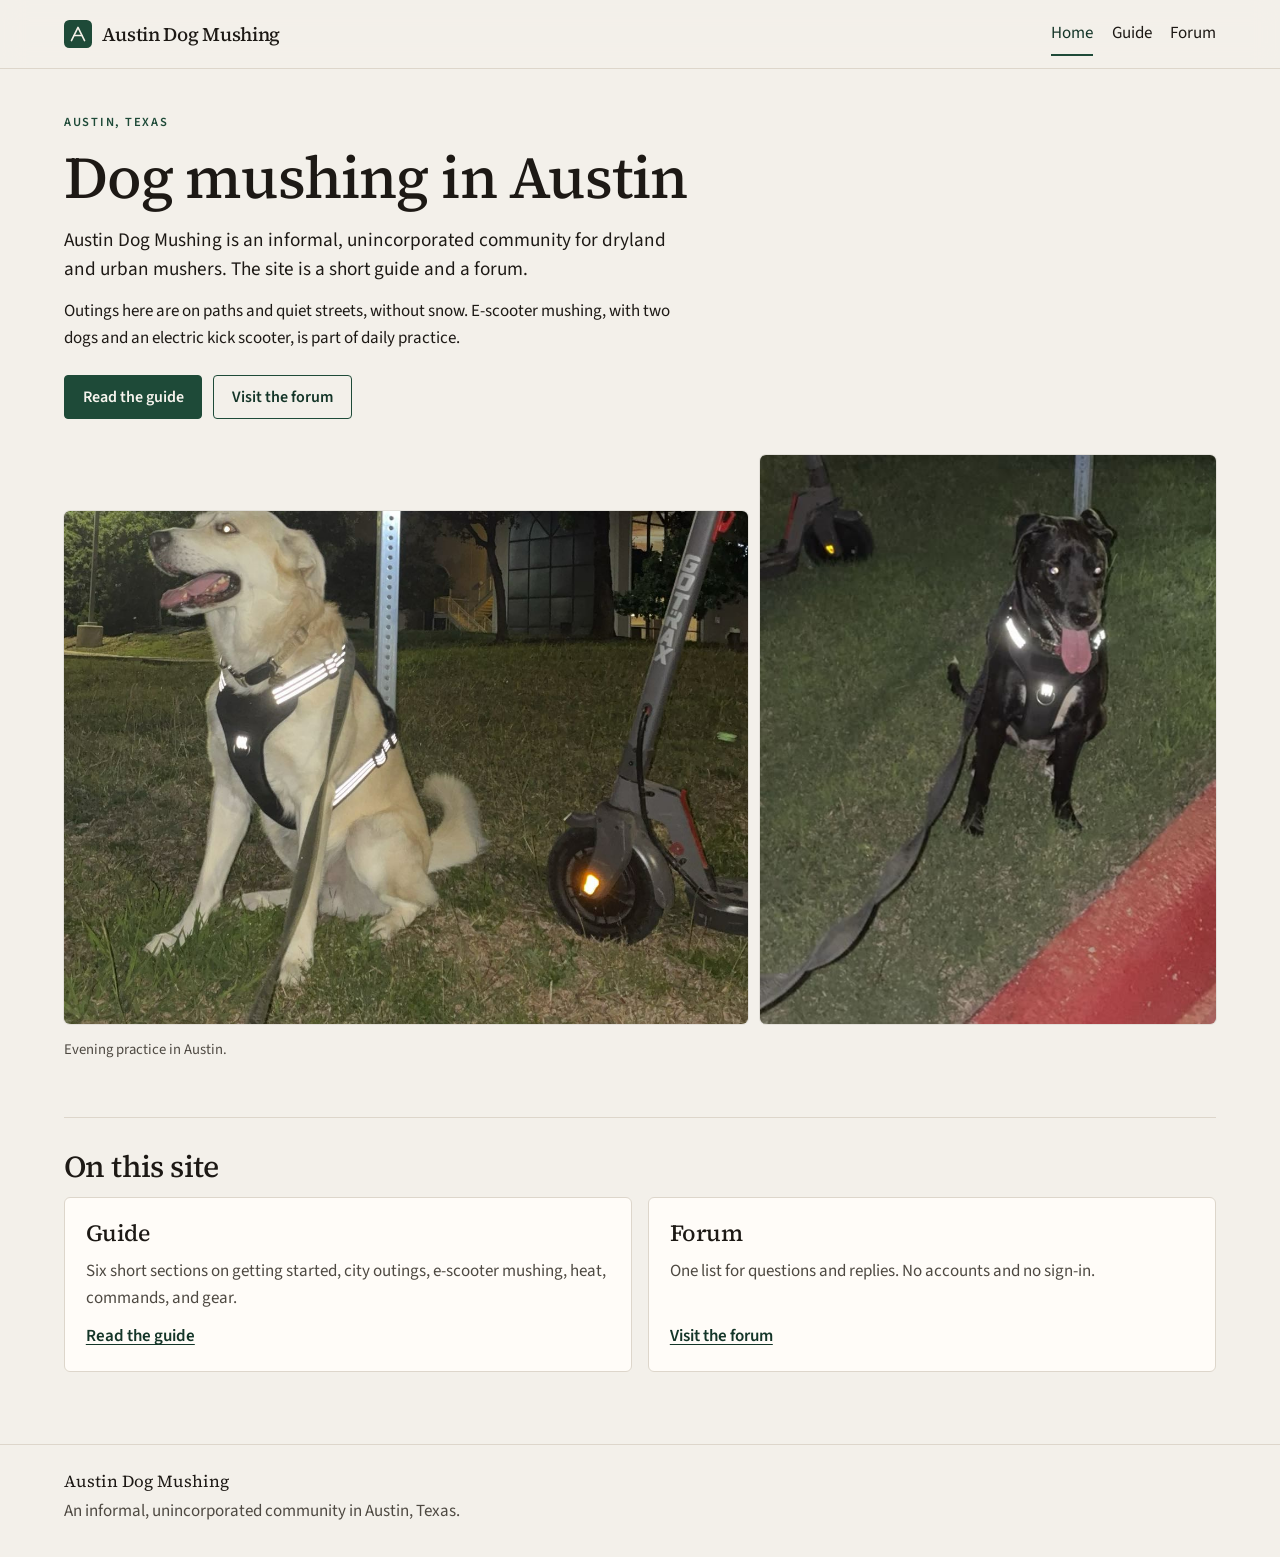
<file: index.html>
<!DOCTYPE html>
<html lang="en">
<head>
  <meta charset="utf-8">
  <meta name="viewport" content="width=device-width, initial-scale=1">
  <title>Austin Dog Mushing</title>
  <meta name="description" content="An informal community for dryland and urban dog mushers in Austin, Texas. A short guide and a forum.">
  <meta name="theme-color" content="#f3f0ea">
  <link rel="icon" href="favicon.svg" type="image/svg+xml">
  <link rel="stylesheet" href="css/styles.css">
</head>
<body>
  <a class="skip-link" href="#content">Skip to content</a>
  <header class="site-header">
    <div class="wrap header-bar">
      <a class="brand" href="index.html">
        <img src="favicon.svg" alt="" width="28" height="28">
        Austin Dog Mushing
      </a>
      <nav class="nav" aria-label="Primary">
        <a href="index.html" aria-current="page">Home</a>
        <a href="guide.html">Guide</a>
        <a href="forum.html">Forum</a>
      </nav>
    </div>
  </header>
  <main id="content" tabindex="-1">
    <div class="wrap">
      <section class="hero">
        <div class="hero-copy column">
          <p class="kicker">Austin, Texas</p>
          <h1>Dog mushing in Austin</h1>
          <p class="lede">Austin Dog Mushing is an informal, unincorporated community for dryland and urban mushers. The site is a short guide and a forum.</p>
          <p>Outings here are on paths and quiet streets, without snow. E-scooter mushing, with two dogs and an electric kick scooter, is part of daily practice.</p>
          <div class="actions">
            <a class="button" href="guide.html">Read the guide</a>
            <a class="button button-quiet" href="forum.html">Visit the forum</a>
          </div>
        </div>
        <div class="hero-photos">
          <figure class="photo">
            <img
              src="images/hero-cream.jpg"
              srcset="images/hero-cream-720.jpg 720w, images/hero-cream.jpg 1242w"
              sizes="(max-width: 700px) 100vw, 58vw"
              width="1242"
              height="932"
              alt="A cream-colored dog in a reflective harness sits on grass at night beside an electric kick scooter."
              fetchpriority="high">
          </figure>
          <figure class="photo">
            <img
              src="images/hero-black.jpg"
              srcset="images/hero-black-520.jpg 520w, images/hero-black.jpg 860w"
              sizes="(max-width: 700px) 100vw, 38vw"
              width="860"
              height="1075"
              alt="A black dog in a reflective harness sits on a lawn at night, a kick scooter and towline nearby.">
          </figure>
          <p class="caption">Evening practice in Austin.</p>
        </div>
      </section>
      <section class="paths" aria-labelledby="on-this-site">
        <h2 id="on-this-site">On this site</h2>
        <div class="path-grid">
          <a class="panel" href="guide.html">
            <h3>Guide</h3>
            <p>Six short sections on getting started, city outings, e-scooter mushing, heat, commands, and gear.</p>
            <span class="more">Read the guide</span>
          </a>
          <a class="panel" href="forum.html">
            <h3>Forum</h3>
            <p>One list for questions and replies. No accounts and no sign-in.</p>
            <span class="more">Visit the forum</span>
          </a>
        </div>
      </section>
    </div>
  </main>
  <footer class="site-footer">
    <div class="wrap">
      <p class="footer-name">Austin Dog Mushing</p>
      <p>An informal, unincorporated community in Austin, Texas.</p>
    </div>
  </footer>
</body>
</html>
</file>
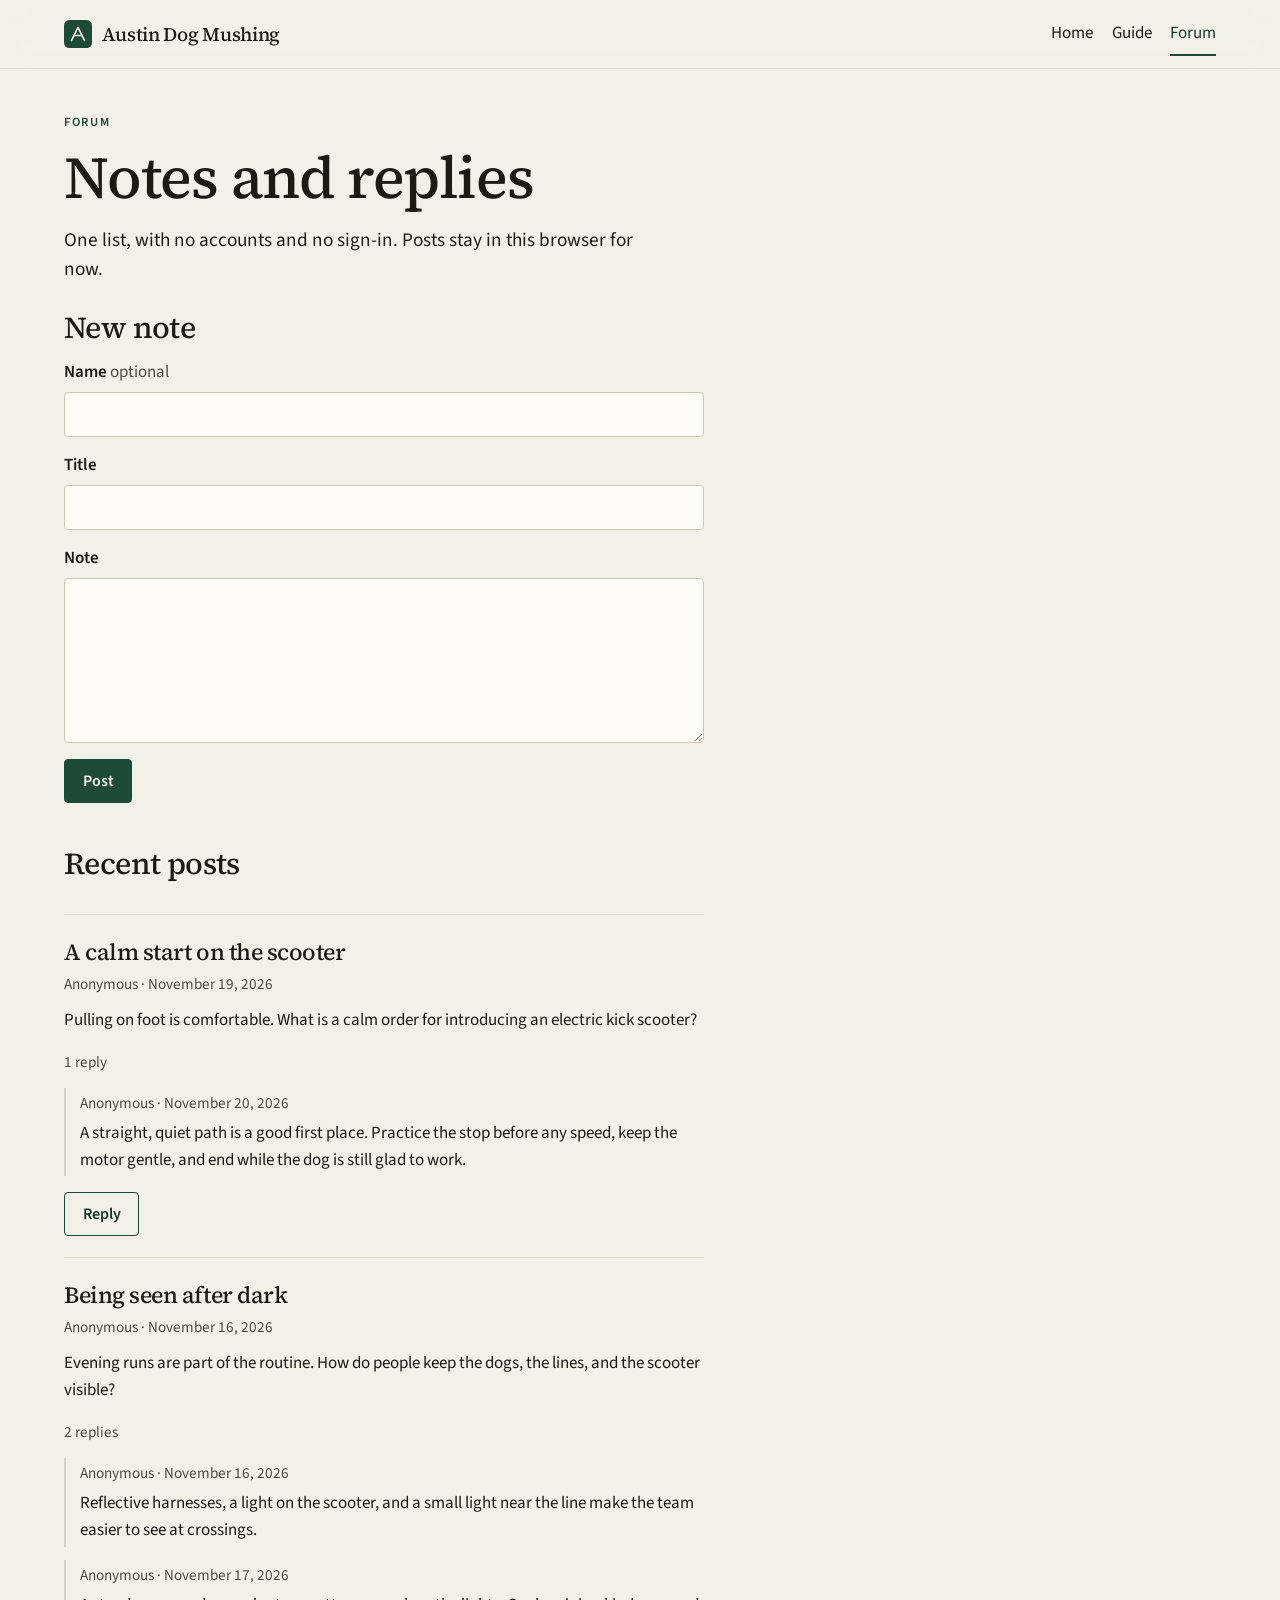
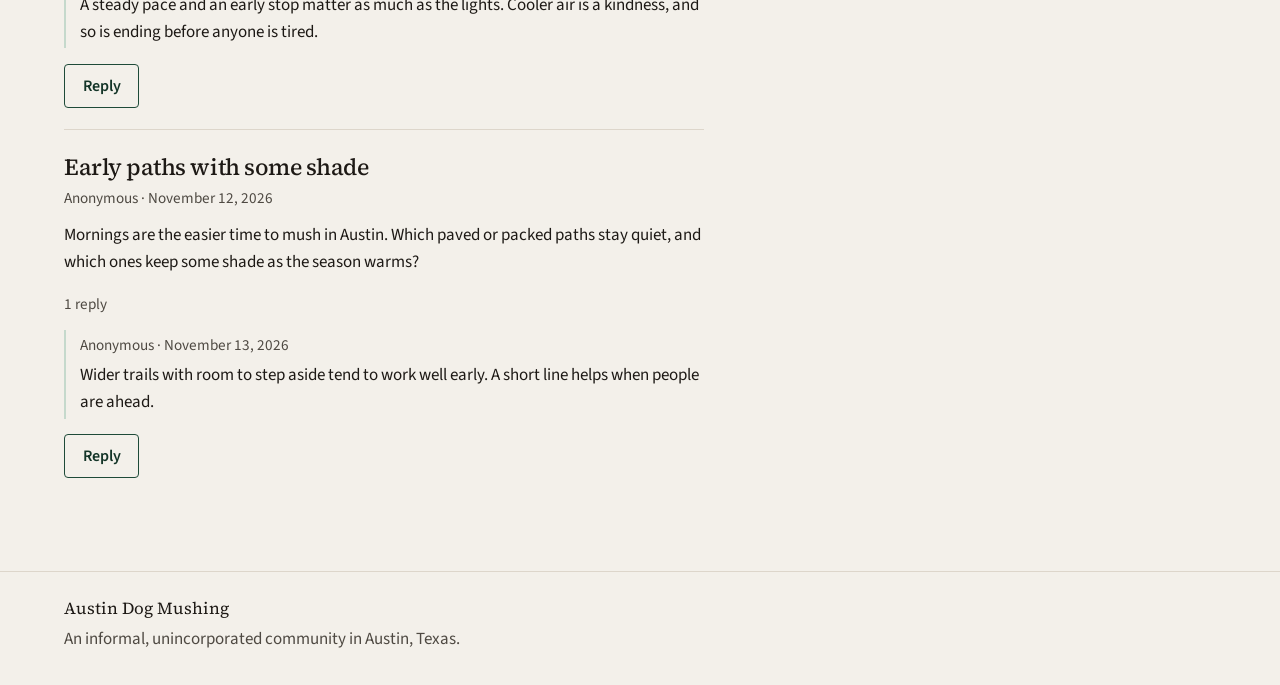
<file: forum.html>
<!DOCTYPE html>
<html lang="en">
<head>
  <meta charset="utf-8">
  <meta name="viewport" content="width=device-width, initial-scale=1">
  <title>Forum · Austin Dog Mushing</title>
  <meta name="description" content="A single forum list for Austin dog mushers. Anonymous notes and replies, kept in this browser.">
  <meta name="theme-color" content="#f3f0ea">
  <link rel="icon" href="favicon.svg" type="image/svg+xml">
  <link rel="stylesheet" href="css/styles.css">
</head>
<body>
  <a class="skip-link" href="#content">Skip to content</a>
  <header class="site-header">
    <div class="wrap header-bar">
      <a class="brand" href="index.html">
        <img src="favicon.svg" alt="" width="28" height="28">
        Austin Dog Mushing
      </a>
      <nav class="nav" aria-label="Primary">
        <a href="index.html">Home</a>
        <a href="guide.html">Guide</a>
        <a href="forum.html" aria-current="page">Forum</a>
      </nav>
    </div>
  </header>
  <main id="content" tabindex="-1">
    <div class="wrap">
      <header class="page-head column">
        <p class="kicker">Forum</p>
        <h1>Notes and replies</h1>
        <p class="lede">One list, with no accounts and no sign-in. Posts stay in this browser for now.</p>
      </header>

      <noscript>
        <p class="closing">The forum needs JavaScript to show posts in this browser.</p>
      </noscript>

      <section class="compose-section column" aria-labelledby="share-heading">
        <h2 id="share-heading">New note</h2>
        <form id="compose-form" class="stack" method="post" action="forum.html" novalidate>
          <div class="field">
            <label for="compose-name">Name <span class="hint">optional</span></label>
            <input id="compose-name" name="displayName" type="text" maxlength="40" autocomplete="off">
          </div>
          <div class="field">
            <label for="compose-title">Title</label>
            <input id="compose-title" name="title" type="text" maxlength="140" aria-describedby="compose-title-error">
            <p id="compose-title-error" class="field-error" hidden></p>
          </div>
          <div class="field">
            <label for="compose-body">Note</label>
            <textarea id="compose-body" name="body" maxlength="4000" rows="6" aria-describedby="compose-body-error"></textarea>
            <p id="compose-body-error" class="field-error" hidden></p>
          </div>
          <div>
            <button class="button" type="submit">Post</button>
          </div>
        </form>
      </section>

      <section class="column" aria-labelledby="feed-heading">
        <h2 id="feed-heading" class="feed-head">Recent posts</h2>
        <p id="forum-status" class="status" role="status"></p>
        <div id="feed"></div>
      </section>
    </div>
  </main>
  <footer class="site-footer">
    <div class="wrap">
      <p class="footer-name">Austin Dog Mushing</p>
      <p>An informal, unincorporated community in Austin, Texas.</p>
    </div>
  </footer>
  <script src="js/forum.js" defer></script>
</body>
</html>
</file>
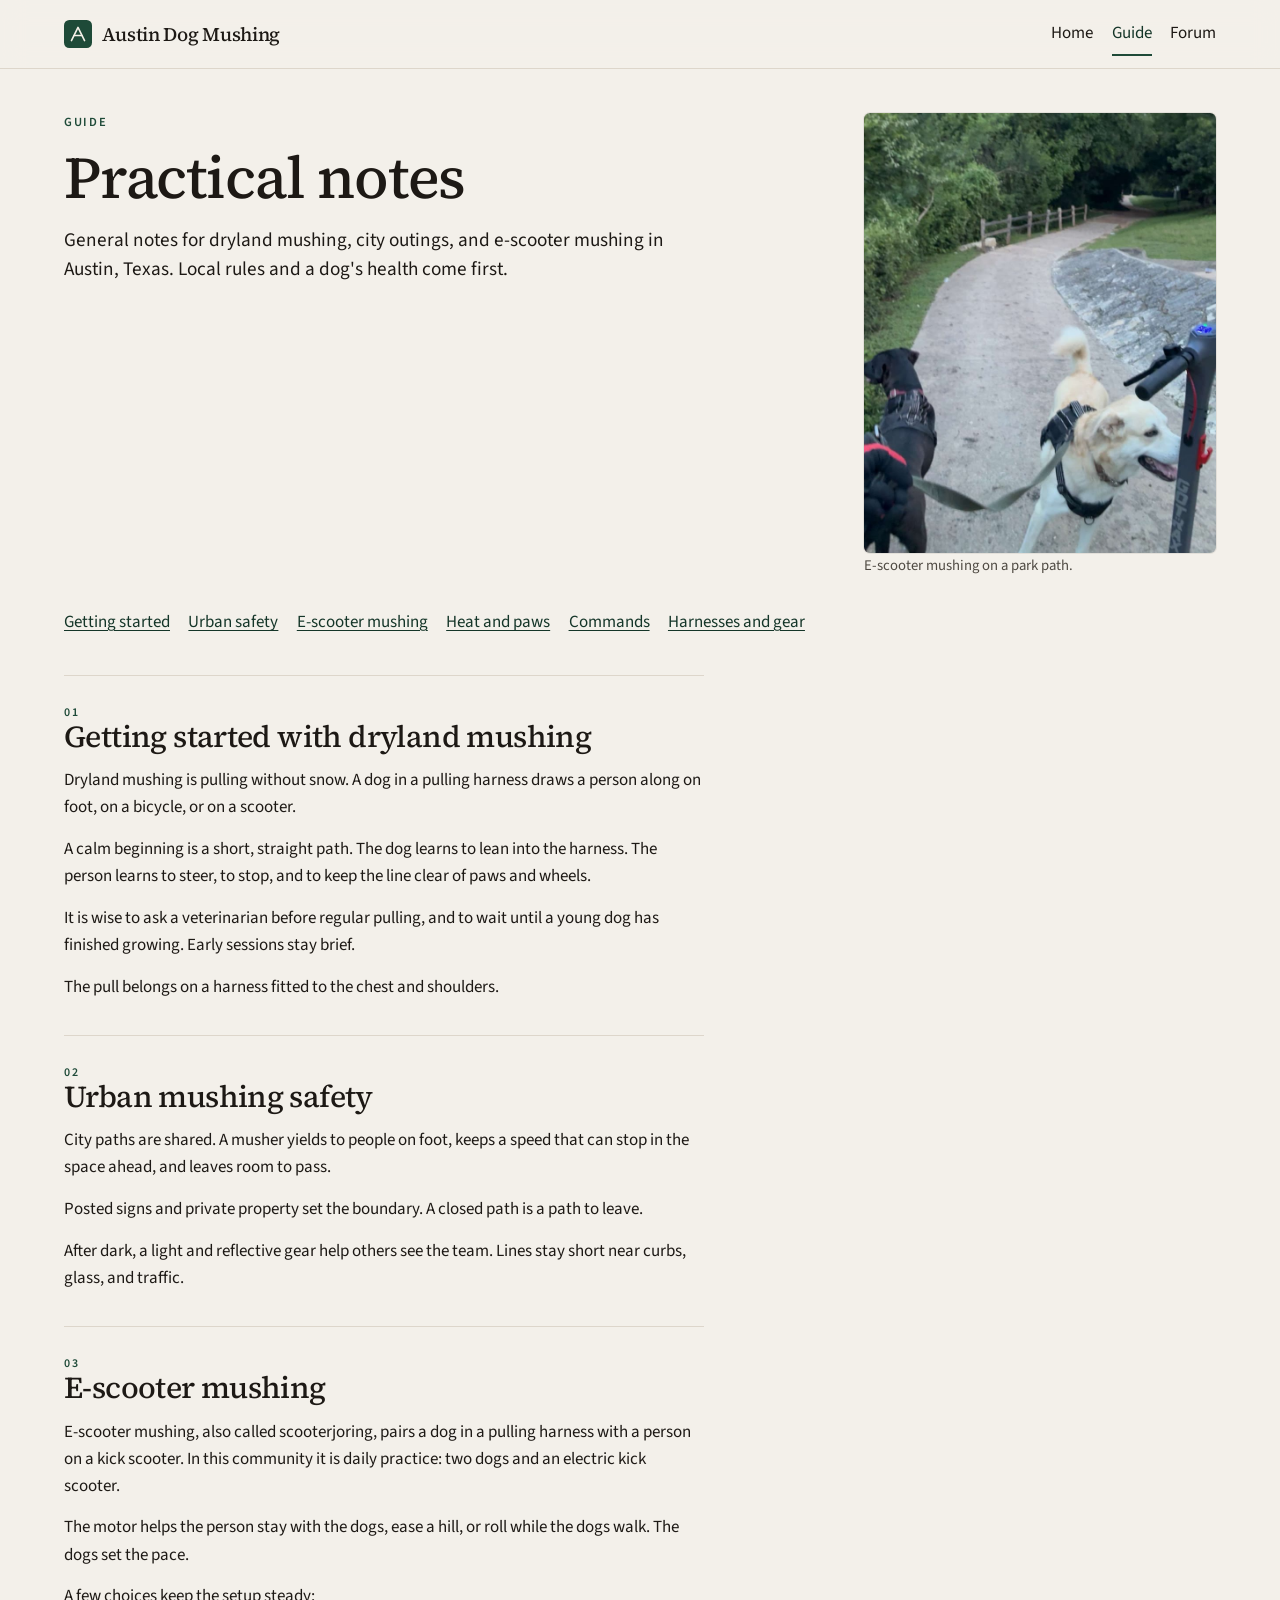
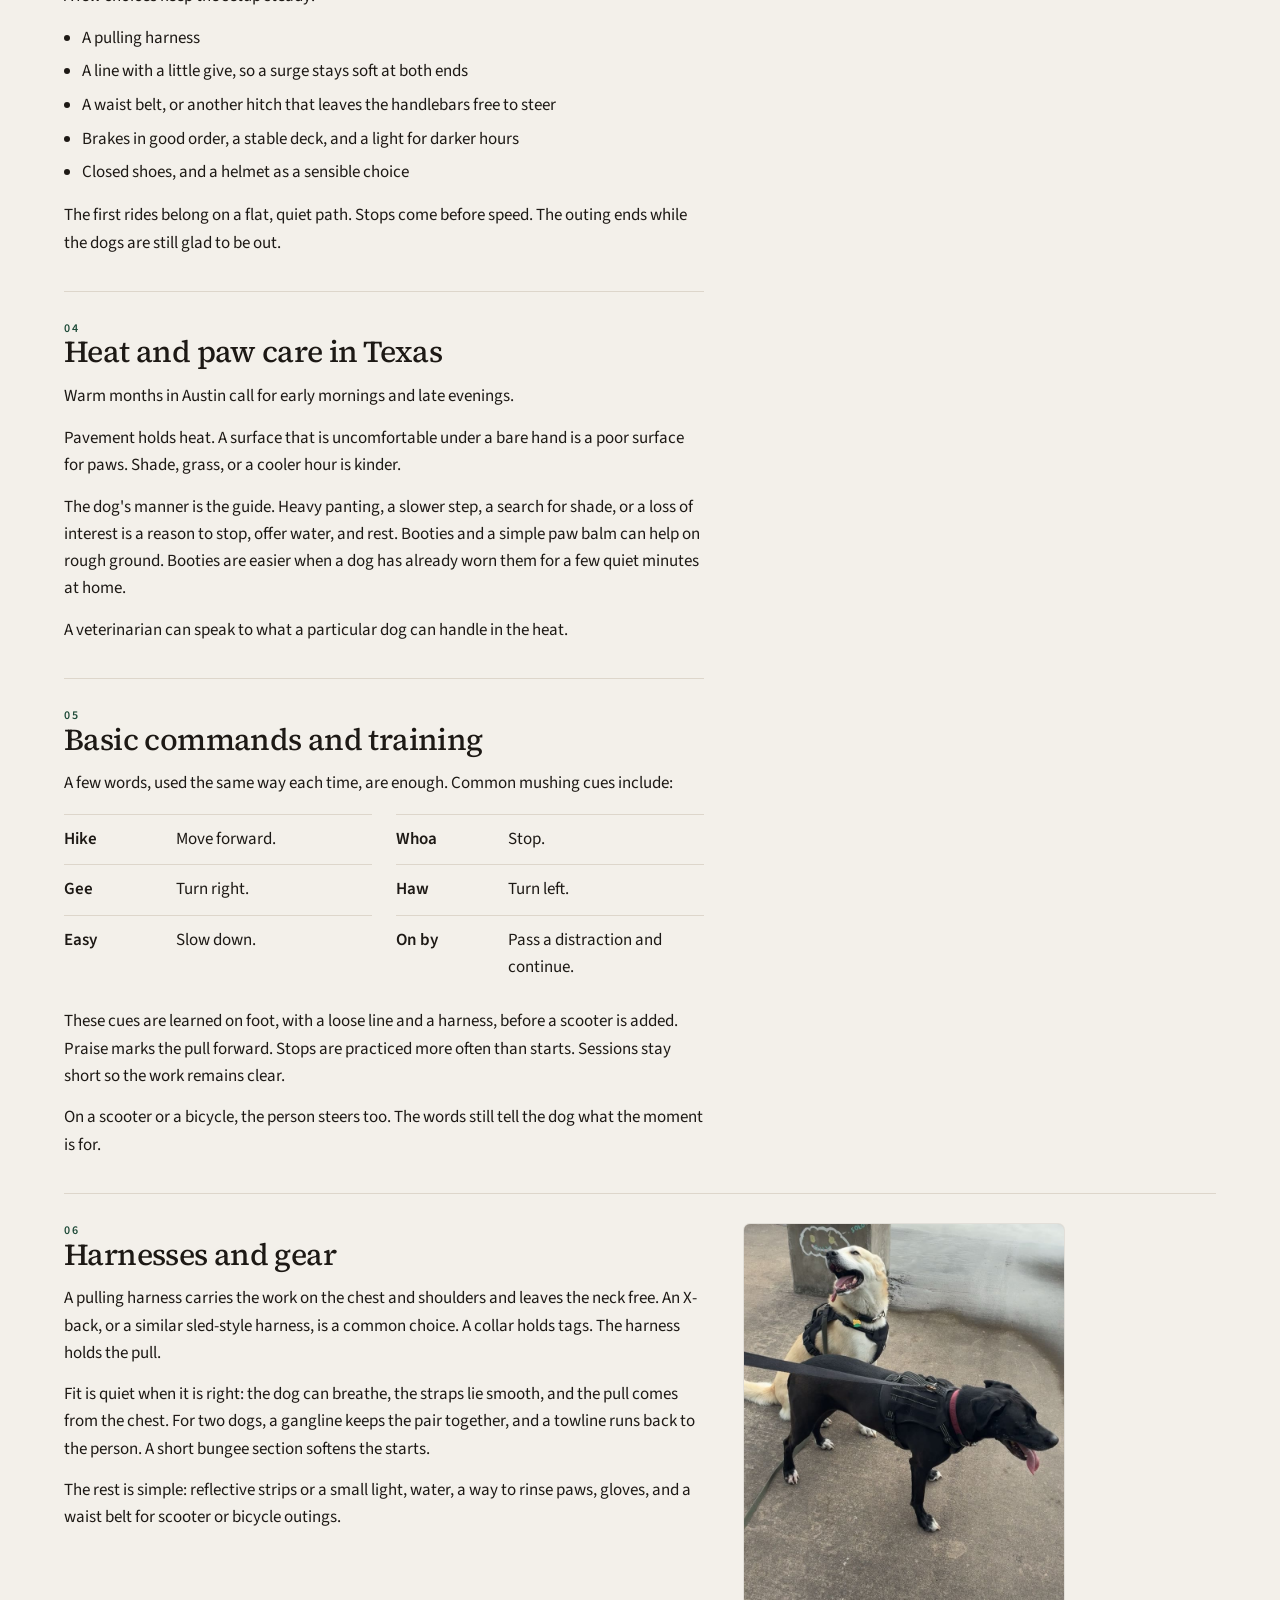
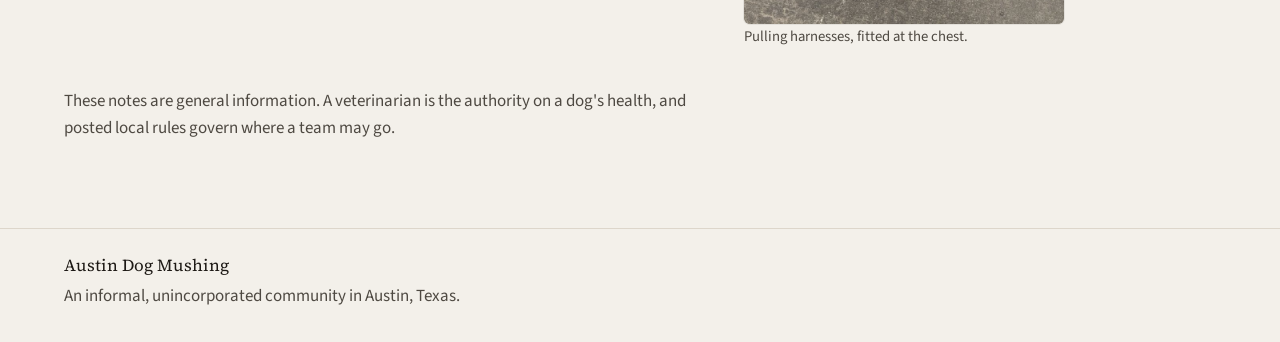
<file: guide.html>
<!DOCTYPE html>
<html lang="en">
<head>
  <meta charset="utf-8">
  <meta name="viewport" content="width=device-width, initial-scale=1">
  <title>Guide · Austin Dog Mushing</title>
  <meta name="description" content="General notes on dryland mushing, urban outings, e-scooter mushing, heat, commands, and gear in Austin, Texas.">
  <meta name="theme-color" content="#f3f0ea">
  <link rel="icon" href="favicon.svg" type="image/svg+xml">
  <link rel="stylesheet" href="css/styles.css">
</head>
<body>
  <a class="skip-link" href="#content">Skip to content</a>
  <header class="site-header">
    <div class="wrap header-bar">
      <a class="brand" href="index.html">
        <img src="favicon.svg" alt="" width="28" height="28">
        Austin Dog Mushing
      </a>
      <nav class="nav" aria-label="Primary">
        <a href="index.html">Home</a>
        <a href="guide.html" aria-current="page">Guide</a>
        <a href="forum.html">Forum</a>
      </nav>
    </div>
  </header>
  <main id="content" tabindex="-1">
    <div class="wrap">
      <div class="intro-split">
        <header class="page-head">
          <p class="kicker">Guide</p>
          <h1>Practical notes</h1>
          <p class="lede">General notes for dryland mushing, city outings, and e-scooter mushing in Austin, Texas. Local rules and a dog's health come first.</p>
        </header>
        <figure class="photo">
          <img
            src="images/path.jpg"
            srcset="images/path-800.jpg 800w, images/path.jpg 1242w"
            sizes="(max-width: 800px) min(100vw, 28rem), 22rem"
            width="1242"
            height="1552"
            alt="Two harnessed dogs move ahead of an electric kick scooter on a paved path lined with trees.">
          <figcaption>E-scooter mushing on a park path.</figcaption>
        </figure>
      </div>

      <nav class="toc" aria-label="In this guide">
        <ol>
          <li><a href="#getting-started">Getting started</a></li>
          <li><a href="#urban-safety">Urban safety</a></li>
          <li><a href="#e-scooter">E-scooter mushing</a></li>
          <li><a href="#heat-and-paws">Heat and paws</a></li>
          <li><a href="#commands">Commands</a></li>
          <li><a href="#gear">Harnesses and gear</a></li>
        </ol>
      </nav>

      <section class="guide-section column" id="getting-started">
        <h2><span class="num" aria-hidden="true">01</span>Getting started with dryland mushing</h2>
        <p>Dryland mushing is pulling without snow. A dog in a pulling harness draws a person along on foot, on a bicycle, or on a scooter.</p>
        <p>A calm beginning is a short, straight path. The dog learns to lean into the harness. The person learns to steer, to stop, and to keep the line clear of paws and wheels.</p>
        <p>It is wise to ask a veterinarian before regular pulling, and to wait until a young dog has finished growing. Early sessions stay brief.</p>
        <p>The pull belongs on a harness fitted to the chest and shoulders.</p>
      </section>

      <section class="guide-section column" id="urban-safety">
        <h2><span class="num" aria-hidden="true">02</span>Urban mushing safety</h2>
        <p>City paths are shared. A musher yields to people on foot, keeps a speed that can stop in the space ahead, and leaves room to pass.</p>
        <p>Posted signs and private property set the boundary. A closed path is a path to leave.</p>
        <p>After dark, a light and reflective gear help others see the team. Lines stay short near curbs, glass, and traffic.</p>
      </section>

      <section class="guide-section column" id="e-scooter">
        <h2><span class="num" aria-hidden="true">03</span>E-scooter mushing</h2>
        <p>E-scooter mushing, also called scooterjoring, pairs a dog in a pulling harness with a person on a kick scooter. In this community it is daily practice: two dogs and an electric kick scooter.</p>
        <p>The motor helps the person stay with the dogs, ease a hill, or roll while the dogs walk. The dogs set the pace.</p>
        <p>A few choices keep the setup steady:</p>
        <ul class="plain-list">
          <li>A pulling harness</li>
          <li>A line with a little give, so a surge stays soft at both ends</li>
          <li>A waist belt, or another hitch that leaves the handlebars free to steer</li>
          <li>Brakes in good order, a stable deck, and a light for darker hours</li>
          <li>Closed shoes, and a helmet as a sensible choice</li>
        </ul>
        <p>The first rides belong on a flat, quiet path. Stops come before speed. The outing ends while the dogs are still glad to be out.</p>
      </section>

      <section class="guide-section column" id="heat-and-paws">
        <h2><span class="num" aria-hidden="true">04</span>Heat and paw care in Texas</h2>
        <p>Warm months in Austin call for early mornings and late evenings.</p>
        <p>Pavement holds heat. A surface that is uncomfortable under a bare hand is a poor surface for paws. Shade, grass, or a cooler hour is kinder.</p>
        <p>The dog's manner is the guide. Heavy panting, a slower step, a search for shade, or a loss of interest is a reason to stop, offer water, and rest. Booties and a simple paw balm can help on rough ground. Booties are easier when a dog has already worn them for a few quiet minutes at home.</p>
        <p>A veterinarian can speak to what a particular dog can handle in the heat.</p>
      </section>

      <section class="guide-section column" id="commands">
        <h2><span class="num" aria-hidden="true">05</span>Basic commands and training</h2>
        <p>A few words, used the same way each time, are enough. Common mushing cues include:</p>
        <dl class="cues">
          <div>
            <dt>Hike</dt>
            <dd>Move forward.</dd>
          </div>
          <div>
            <dt>Whoa</dt>
            <dd>Stop.</dd>
          </div>
          <div>
            <dt>Gee</dt>
            <dd>Turn right.</dd>
          </div>
          <div>
            <dt>Haw</dt>
            <dd>Turn left.</dd>
          </div>
          <div>
            <dt>Easy</dt>
            <dd>Slow down.</dd>
          </div>
          <div>
            <dt>On by</dt>
            <dd>Pass a distraction and continue.</dd>
          </div>
        </dl>
        <p>These cues are learned on foot, with a loose line and a harness, before a scooter is added. Praise marks the pull forward. Stops are practiced more often than starts. Sessions stay short so the work remains clear.</p>
        <p>On a scooter or a bicycle, the person steers too. The words still tell the dog what the moment is for.</p>
      </section>

      <section class="guide-section with-photo" id="gear">
        <div class="column">
          <h2><span class="num" aria-hidden="true">06</span>Harnesses and gear</h2>
          <p>A pulling harness carries the work on the chest and shoulders and leaves the neck free. An X-back, or a similar sled-style harness, is a common choice. A collar holds tags. The harness holds the pull.</p>
          <p>Fit is quiet when it is right: the dog can breathe, the straps lie smooth, and the pull comes from the chest. For two dogs, a gangline keeps the pair together, and a towline runs back to the person. A short bungee section softens the starts.</p>
          <p>The rest is simple: reflective strips or a small light, water, a way to rinse paws, gloves, and a waist belt for scooter or bicycle outings.</p>
        </div>
        <figure class="photo">
          <img
            src="images/shore.jpg"
            srcset="images/shore-800.jpg 800w, images/shore.jpg 1242w"
            sizes="(max-width: 800px) min(100vw, 28rem), 20rem"
            width="1242"
            height="1552"
            alt="Two dogs in pulling harnesses stand on a concrete path beside still water, towlines between them.">
          <figcaption>Pulling harnesses, fitted at the chest.</figcaption>
        </figure>
      </section>

      <p class="closing">These notes are general information. A veterinarian is the authority on a dog's health, and posted local rules govern where a team may go.</p>
    </div>
  </main>
  <footer class="site-footer">
    <div class="wrap">
      <p class="footer-name">Austin Dog Mushing</p>
      <p>An informal, unincorporated community in Austin, Texas.</p>
    </div>
  </footer>
</body>
</html>
</file>
<file: css/styles.css>
@font-face {
  font-family: "Source Sans 3";
  font-style: normal;
  font-weight: 400;
  font-display: swap;
  src: url("../fonts/source-sans-3-400.woff2") format("woff2");
}

@font-face {
  font-family: "Source Sans 3";
  font-style: normal;
  font-weight: 600;
  font-display: swap;
  src: url("../fonts/source-sans-3-600.woff2") format("woff2");
}

@font-face {
  font-family: "Source Serif 4";
  font-style: normal;
  font-weight: 400;
  font-display: swap;
  src: url("../fonts/source-serif-4-400.woff2") format("woff2");
}

@font-face {
  font-family: "Source Serif 4";
  font-style: normal;
  font-weight: 500;
  font-display: swap;
  src: url("../fonts/source-serif-4-500.woff2") format("woff2");
}

@font-face {
  font-family: "Source Serif 4";
  font-style: normal;
  font-weight: 600;
  font-display: swap;
  src: url("../fonts/source-serif-4-600.woff2") format("woff2");
}

:root {
  --paper: #f3f0ea;
  --ink: #1d1915;
  --muted: #4e4942;
  --line: #ddd6cb;
  --green: #1e4a38;
  --green-deep: #143528;
  --green-soft: #e5f0ea;
  --white: #fffcf8;
  --danger: #7a2e24;
  --serif: "Source Serif 4", "Iowan Old Style", Palatino, Georgia, serif;
  --sans: "Source Sans 3", "Segoe UI", Helvetica, Arial, sans-serif;
  --wrap: 72rem;
  --column: 40rem;
  --radius: 6px;
  --shadow: 0 0 0 1px rgba(29, 25, 21, 0.08);
}

*,
*::before,
*::after {
  box-sizing: border-box;
}

html {
  scroll-behavior: smooth;
}

body {
  margin: 0;
  background: var(--paper);
  color: var(--ink);
  font-family: var(--sans);
  font-size: 1.0625rem;
  line-height: 1.6;
}

img {
  max-width: 100%;
  height: auto;
}

h1,
h2,
h3 {
  font-family: var(--serif);
  font-weight: 500;
  letter-spacing: -0.02em;
  line-height: 1.15;
}

h1 {
  margin: 0 0 0.85rem;
  font-size: clamp(2.35rem, 5vw, 3.7rem);
}

h2 {
  margin: 0 0 0.8rem;
  font-size: clamp(1.55rem, 2.4vw, 1.9rem);
}

h3 {
  margin: 0;
  font-size: 1.45rem;
}

p {
  margin: 0 0 0.9rem;
}

a {
  color: var(--green-deep);
}

a:hover {
  color: var(--green);
}

:focus-visible {
  outline: 2px solid var(--green);
  outline-offset: 3px;
}

::selection {
  background: #d5e6db;
  color: #14241c;
}

.skip-link {
  position: absolute;
  left: 1rem;
  top: 0;
  z-index: 30;
  transform: translateY(-120%);
  background: var(--white);
  color: var(--ink);
  padding: 0.55rem 0.8rem;
  border-radius: 0 0 4px 4px;
  text-decoration: none;
}

.skip-link:focus {
  transform: none;
}

.wrap {
  width: min(var(--wrap), calc(100% - 2.5rem));
  margin-inline: auto;
}

.column {
  max-width: var(--column);
}

.site-header {
  position: sticky;
  top: 0;
  z-index: 10;
  background: rgba(243, 240, 234, 0.92);
  backdrop-filter: blur(12px);
  border-bottom: 1px solid var(--line);
}

.header-bar {
  display: flex;
  flex-wrap: wrap;
  align-items: center;
  justify-content: space-between;
  gap: 0.35rem 1.5rem;
  min-height: 4.25rem;
}

.brand {
  display: inline-flex;
  align-items: center;
  gap: 0.65rem;
  min-height: 2.75rem;
  color: var(--ink);
  text-decoration: none;
  font-family: var(--serif);
  font-size: 1.2rem;
  font-weight: 500;
  letter-spacing: -0.015em;
}

.brand img {
  width: 1.75rem;
  height: 1.75rem;
  display: block;
}

.nav {
  display: flex;
  flex-wrap: wrap;
  gap: 0.15rem 1.15rem;
}

.nav a {
  display: inline-flex;
  align-items: center;
  min-height: 2.75rem;
  color: var(--ink);
  text-decoration: none;
}

.nav a:hover {
  text-decoration: underline;
  text-underline-offset: 0.28em;
}

.nav a[aria-current="page"] {
  color: var(--green-deep);
  box-shadow: inset 0 -2px 0 var(--green);
}

main {
  padding: 2.75rem 0 4.5rem;
}

main:focus {
  outline: none;
}

.kicker {
  margin: 0 0 0.7rem;
  color: var(--green);
  font-size: 0.78rem;
  font-weight: 600;
  letter-spacing: 0.14em;
  text-transform: uppercase;
}

.lede {
  font-size: 1.2rem;
  line-height: 1.5;
  max-width: 38rem;
}

.hero-copy p:last-child {
  margin-bottom: 0;
}

.actions {
  display: flex;
  flex-wrap: wrap;
  gap: 0.7rem;
  margin-top: 1.4rem;
}

.button {
  display: inline-flex;
  align-items: center;
  justify-content: center;
  min-height: 2.75rem;
  padding: 0.5rem 1.1rem;
  border: 1px solid var(--green);
  border-radius: 4px;
  background: var(--green);
  color: #f7f4ee;
  font: 600 1rem/1 var(--sans);
  text-decoration: none;
  cursor: pointer;
}

.button:hover {
  background: var(--green-deep);
  border-color: var(--green-deep);
  color: #f7f4ee;
}

.button-quiet {
  background: transparent;
  color: var(--green-deep);
}

.button-quiet:hover {
  background: var(--green-soft);
  color: var(--green-deep);
}

.hero-photos {
  display: grid;
  grid-template-columns: 1.35fr 0.9fr;
  gap: 0.8rem;
  align-items: end;
  margin-top: 2.25rem;
}

.photo {
  margin: 0;
}

.photo img {
  display: block;
  width: 100%;
  height: auto;
  border-radius: var(--radius);
  background: #d9d3c8;
  box-shadow: var(--shadow);
}

.caption,
figcaption {
  margin: 0.15rem 0 0;
  color: var(--muted);
  font-size: 0.92rem;
  line-height: 1.45;
}

.hero-photos .caption {
  grid-column: 1 / -1;
}

.paths {
  margin-top: 3.5rem;
  padding-top: 2rem;
  border-top: 1px solid var(--line);
}

.path-grid {
  display: grid;
  grid-template-columns: 1fr 1fr;
  gap: 1rem;
}

.panel {
  display: flex;
  flex-direction: column;
  gap: 0.7rem;
  min-height: 100%;
  padding: 1.35rem 1.3rem 1.25rem;
  border: 1px solid var(--line);
  border-radius: var(--radius);
  background: var(--white);
  color: inherit;
  text-decoration: none;
}

.panel:hover {
  border-color: var(--green);
}

.panel p {
  margin: 0;
  color: var(--muted);
  flex: 1;
}

.panel .more {
  color: var(--green-deep);
  font-weight: 600;
  text-decoration: underline;
  text-underline-offset: 0.18em;
}

.page-head {
  margin-bottom: 1.75rem;
}

.intro-split {
  display: grid;
  grid-template-columns: minmax(0, 1.15fr) minmax(16rem, 22rem);
  gap: 1.25rem 2.75rem;
  align-items: start;
  margin-bottom: 1.75rem;
}

.intro-split .page-head {
  margin-bottom: 0;
}

.toc {
  margin: 0 0 0.5rem;
}

.toc ol {
  display: flex;
  flex-wrap: wrap;
  gap: 0.45rem 1.15rem;
  margin: 0;
  padding: 0;
  list-style: none;
}

.toc a {
  display: inline-flex;
  align-items: center;
  min-height: 2.25rem;
  text-underline-offset: 0.18em;
}

.guide-section {
  margin-top: 2.15rem;
  padding-top: 1.85rem;
  border-top: 1px solid var(--line);
  scroll-margin-top: 5.5rem;
}

.guide-section :last-child {
  margin-bottom: 0;
}

.num {
  display: block;
  margin-bottom: 0.35rem;
  color: var(--green);
  font-family: var(--sans);
  font-size: 0.75rem;
  font-weight: 600;
  letter-spacing: 0.14em;
}

.plain-list {
  margin: 0.75rem 0 0;
  padding-left: 1.15rem;
}

.plain-list li + li {
  margin-top: 0.4rem;
}

.plain-list + p,
.cues + p {
  margin-top: 1rem;
}

.cues {
  display: grid;
  margin: 1rem 0 0;
}

.cues div {
  display: grid;
  grid-template-columns: 6.25rem 1fr;
  gap: 0.75rem;
  padding: 0.7rem 0;
  border-top: 1px solid var(--line);
}

.cues dt {
  font-weight: 600;
}

.cues dd {
  margin: 0;
}

.with-photo {
  display: grid;
  grid-template-columns: minmax(0, 40rem) minmax(14rem, 20rem);
  gap: 1.25rem 2.5rem;
  align-items: start;
}

.with-photo .photo img {
  aspect-ratio: 4 / 5;
  object-fit: cover;
  object-position: center 20%;
}

.closing {
  margin-top: 2.5rem;
  color: var(--muted);
  max-width: var(--column);
}

.stack {
  display: grid;
  gap: 0.95rem;
  max-width: 40rem;
}

.field {
  display: grid;
  gap: 0.35rem;
}

.field label {
  font-weight: 600;
}

.hint {
  color: var(--muted);
  font-weight: 400;
}

input,
textarea {
  width: 100%;
  border: 1px solid #cfc6ba;
  border-radius: 4px;
  background: var(--white);
  color: var(--ink);
  font: 400 1rem/1.5 var(--sans);
  padding: 0.6rem 0.7rem;
}

textarea {
  min-height: 8.5rem;
  resize: vertical;
}

input:focus-visible,
textarea:focus-visible {
  border-color: var(--green);
  outline-offset: 1px;
}

.field-error {
  margin: 0;
  color: var(--danger);
  font-size: 0.95rem;
}

.feed-head {
  margin: 2.75rem 0 0.25rem;
}

.status {
  min-height: 1.4rem;
  margin: 0 0 0.4rem;
  color: var(--green-deep);
}

.thread {
  padding: 1.5rem 0 1.35rem;
  border-top: 1px solid var(--line);
}

.thread.is-fresh {
  animation: settle 1.6s ease;
}

.thread h3 {
  margin-bottom: 0.35rem;
  overflow-wrap: anywhere;
}

.meta {
  margin: 0 0 0.7rem;
  color: var(--muted);
  font-size: 0.95rem;
}

.post-body {
  margin: 0;
  white-space: pre-wrap;
  overflow-wrap: anywhere;
}

.reply-count {
  margin: 0.95rem 0 0;
  color: var(--muted);
  font-size: 0.95rem;
}

.replies {
  display: grid;
  gap: 0.85rem;
  margin-top: 0.9rem;
}

.reply {
  padding: 0.15rem 0 0.15rem 0.9rem;
  border-left: 2px solid #c5d9cc;
}

.reply .meta {
  margin-bottom: 0.3rem;
}

.reply-toggle {
  margin-top: 0.95rem;
}

.reply-form {
  margin-top: 0.85rem;
}

.empty {
  margin: 0.5rem 0 0;
  color: var(--muted);
}

.site-footer {
  border-top: 1px solid var(--line);
  padding: 1.5rem 0 2rem;
  color: var(--muted);
}

.footer-name {
  margin: 0 0 0.15rem;
  color: var(--ink);
  font-family: var(--serif);
  font-size: 1.05rem;
}

.site-footer p:last-child {
  margin: 0;
}

[hidden] {
  display: none !important;
}

@keyframes settle {
  from {
    background: var(--green-soft);
  }
  to {
    background: transparent;
  }
}

@media (min-width: 720px) {
  .cues {
    grid-template-columns: 1fr 1fr;
    column-gap: 1.5rem;
  }
}

@media (max-width: 800px) {
  .intro-split,
  .with-photo {
    grid-template-columns: 1fr;
  }

  .intro-split .photo,
  .with-photo .photo {
    max-width: 28rem;
  }
}

@media (max-width: 700px) {
  .wrap {
    width: min(var(--wrap), calc(100% - 1.75rem));
  }

  .hero-photos,
  .path-grid {
    grid-template-columns: 1fr;
  }

  main {
    padding-top: 2rem;
  }
}

@media (prefers-reduced-motion: reduce) {
  html {
    scroll-behavior: auto;
  }

  .thread.is-fresh {
    animation: none;
  }
}

@media (forced-colors: active) {
  .button,
  .panel,
  .photo img,
  .banner img {
    border: 1px solid ButtonText;
  }
}

@media print {
  .site-header {
    position: static;
  }

  .skip-link,
  .actions,
  .reply-toggle,
  .reply-form,
  .compose-section {
    display: none;
  }
}
</file>
